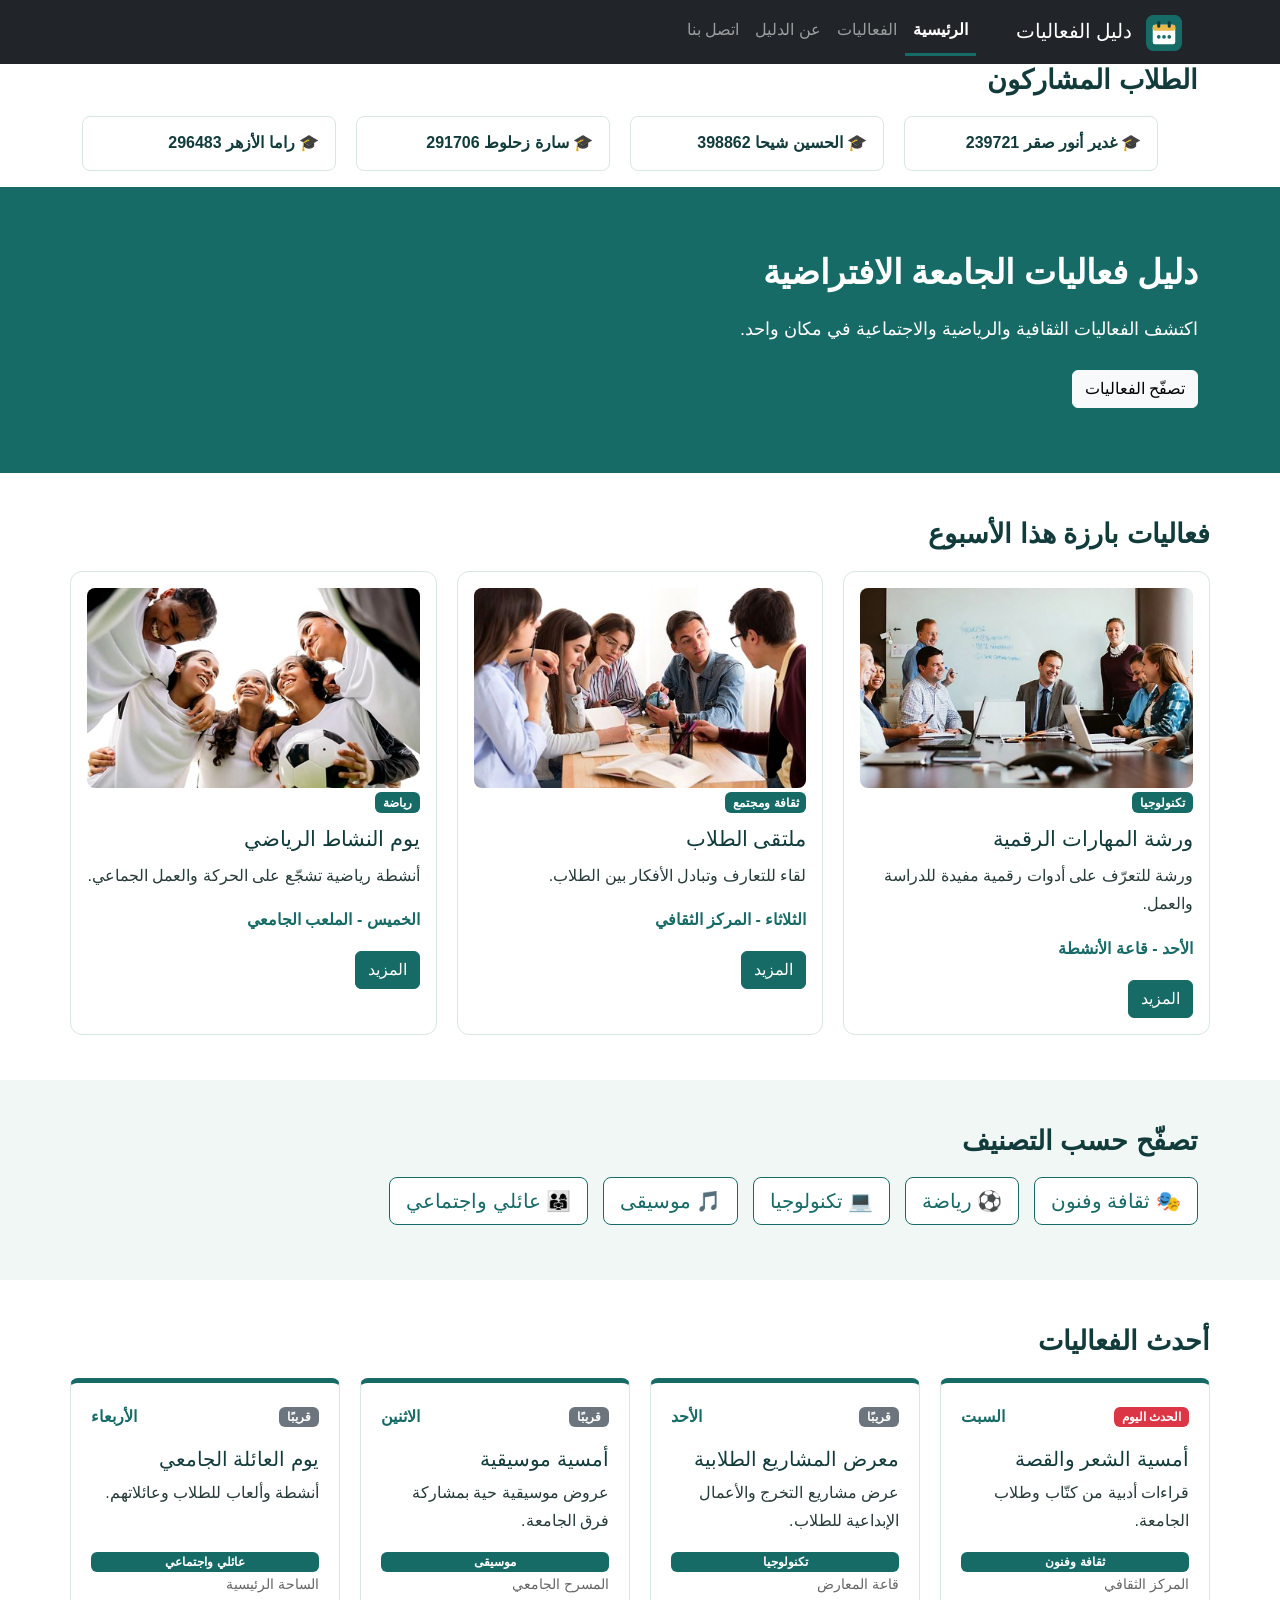
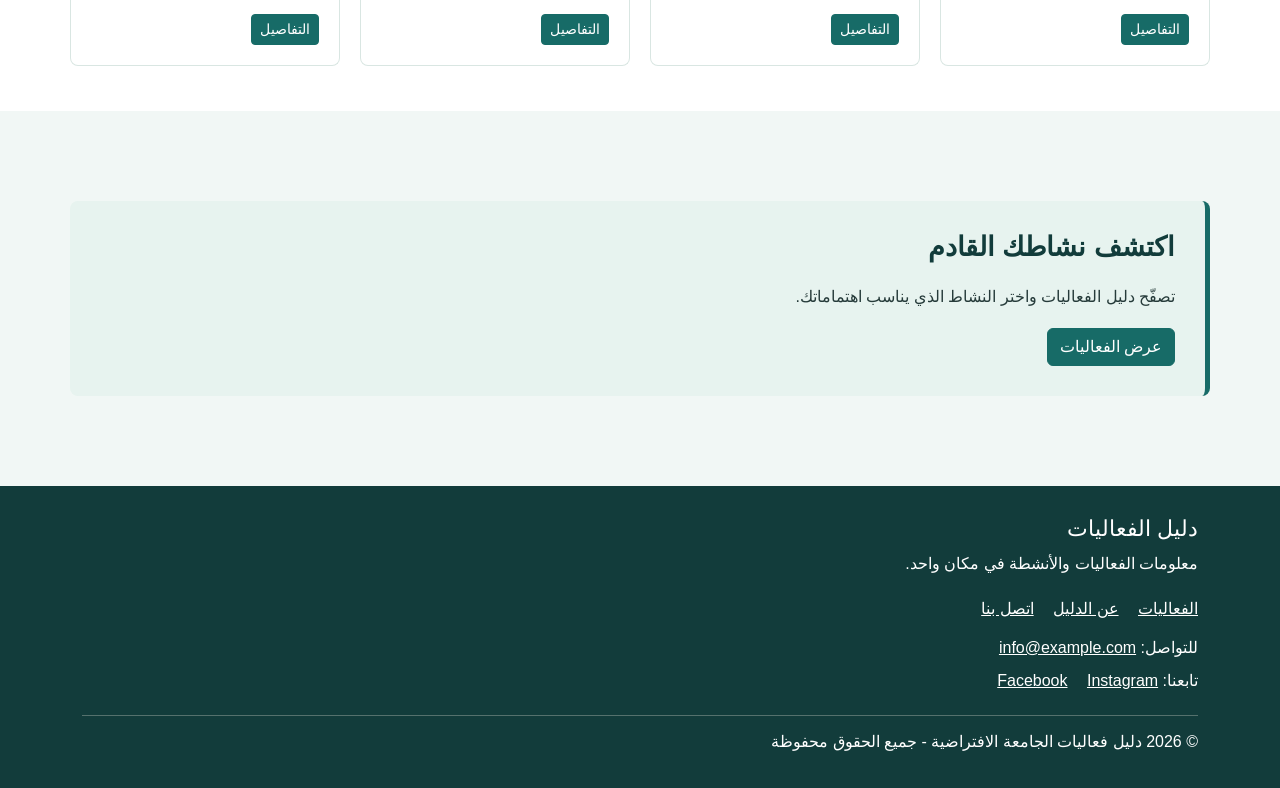
<file: daleel_project_v2_offline_bootstrap/index.html>
<!DOCTYPE html>
<html lang="ar" dir="rtl">

<head>
    <meta charset="UTF-8">
    <meta name="viewport" content="width=device-width, initial-scale=1.0">
    <title>دليل فعاليات الجامعة الافتراضية</title>
    <link rel="stylesheet" href="assets/css/bootstrap.min.css">
    <link rel="stylesheet" href="assets/css/bootstrap-rtl-adjustments.css">
    <link rel="stylesheet" href="assets/css/styles.css">
</head>

<body>
    <!-- رأس الصفحة -->
    <header>
        <nav class="navbar navbar-expand-lg navbar-dark bg-dark">
            <div class="container">
                <a class="navbar-brand" href="index.html"><img src="assets/img/logo.svg" alt="شعار دليل الفعاليات"
                        width="36" height="36" class="logo-img"> دليل الفعاليات</a>
                <button class="navbar-toggler" type="button" data-bs-toggle="collapse" data-bs-target="#menu">
                    <span class="navbar-toggler-icon"></span>
                </button>

                <div class="collapse navbar-collapse" id="menu">

                    <ul class="navbar-nav me-auto">
                        <li class="nav-item"><a class="nav-link active" href="index.html">الرئيسية</a></li>
                        <li class="nav-item"><a class="nav-link" href="events.html">الفعاليات</a></li>
                        <li class="nav-item"><a class="nav-link" href="about.html">عن الدليل</a></li>
                        <li class="nav-item"><a class="nav-link" href="contact.html">اتصل بنا</a></li>
                    </ul>
                </div>

            </div>
        </nav>
    </header>
    <section>
        <div class="container">
            <h2>الطلاب المشاركون</h2>
            <ul class="participants-list list-unstyled">
                <li class="participant-card"><span class="participant-name">غدير أنور صقر 239721</span></li>
                <li class="participant-card"><span class="participant-name">الحسين شيحا 398862</span></li>
                <li class="participant-card"><span class="participant-name">سارة زحلوط 291706</span></li>
                <li class="participant-card"><span class="participant-name">راما الأزهر 296483</span></li>
            </ul>
        </div>
    </section>
    <!-- المحتوى الرئيسي -->
    <main>
        <section class="main-banner">
            <div class="container">
                <h1>دليل فعاليات الجامعة الافتراضية</h1>
                <p>اكتشف الفعاليات الثقافية والرياضية والاجتماعية في مكان واحد.</p>
                <a href="events.html" class="btn btn-light">تصفّح الفعاليات</a>
            </div>
        </section>

        <section class="container section-space">
            <h2>فعاليات بارزة هذا الأسبوع</h2>
            <div class="featured-events">
                <article class="featured-card">
                    <img src="assets/img/event-digital.jpg" class="featured-img"
                        alt="مجموعة تعمل على أجهزة حاسوب في ورشة المهارات الرقمية">
                    <div class="featured-content">
                        <span class="badge bg-success">تكنولوجيا</span>
                        <h3>ورشة المهارات الرقمية</h3>
                        <p>ورشة للتعرّف على أدوات رقمية مفيدة للدراسة والعمل.</p>
                        <p class="featured-when">الأحد - قاعة الأنشطة</p>
                        <a href="event.html?id=5" class="btn btn-primary">المزيد</a>
                    </div>
                </article>
                <article class="featured-card">
                    <img src="assets/img/event-students.jpg" class="featured-img"
                        alt="طلاب يتناقشون حول طاولة في ملتقى الطلاب">
                    <div class="featured-content">
                        <span class="badge bg-success">ثقافة ومجتمع</span>
                        <h3>ملتقى الطلاب</h3>
                        <p>لقاء للتعارف وتبادل الأفكار بين الطلاب.</p>
                        <p class="featured-when">الثلاثاء - المركز الثقافي</p>
                        <a href="event.html?id=6" class="btn btn-primary">المزيد</a>
                    </div>
                </article>
                <article class="featured-card">
                    <img src="assets/img/event-sport.jpg" class="featured-img" alt="فريق رياضي يتجمع حول كرة قدم">
                    <div class="featured-content">
                        <span class="badge bg-success">رياضة</span>
                        <h3>يوم النشاط الرياضي</h3>
                        <p>أنشطة رياضية تشجّع على الحركة والعمل الجماعي.</p>
                        <p class="featured-when">الخميس - الملعب الجامعي</p>
                        <a href="event.html?id=7" class="btn btn-primary">المزيد</a>
                    </div>
                </article>
            </div>
        </section>

        <section class="category-area section-space">
            <div class="container">
                <h2>تصفّح حسب التصنيف</h2>
                <div class="category-list">
                    <a href="events.html?cat=culture" class="btn btn-outline-success btn-lg">🎭 ثقافة وفنون</a>
                    <a href="events.html?cat=sport" class="btn btn-outline-success btn-lg">⚽ رياضة</a>
                    <a href="events.html?cat=tech" class="btn btn-outline-success btn-lg">💻 تكنولوجيا</a>
                    <a href="events.html?cat=music" class="btn btn-outline-success btn-lg">🎵 موسيقى</a>
                    <a href="events.html?cat=family" class="btn btn-outline-success btn-lg">👨‍👩‍👧 عائلي واجتماعي</a>
                </div>
            </div>
        </section>

        <section class="container section-space">
            <h2>أحدث الفعاليات</h2>
            <div class="latest-grid">
                <div class="latest-card">
                    <div class="latest-date">
                        <span class="badge bg-danger">الحدث اليوم</span>
                        <p class="latest-day">السبت</p>
                    </div>
                    <h3>أمسية الشعر والقصة</h3>
                    <p>قراءات أدبية من كتّاب وطلاب الجامعة.</p>
                    <span class="badge bg-success">ثقافة وفنون</span>
                    <p class="latest-place">المركز الثقافي</p>
                    <a href="event.html?id=1" class="btn btn-primary btn-sm">التفاصيل</a>
                </div>
                <div class="latest-card">
                    <div class="latest-date">
                        <span class="badge bg-secondary">قريبًا</span>
                        <p class="latest-day">الأحد</p>
                    </div>
                    <h3>معرض المشاريع الطلابية</h3>
                    <p>عرض مشاريع التخرج والأعمال الإبداعية للطلاب.</p>
                    <span class="badge bg-success">تكنولوجيا</span>
                    <p class="latest-place">قاعة المعارض</p>
                    <a href="event.html?id=2" class="btn btn-primary btn-sm">التفاصيل</a>
                </div>
                <div class="latest-card">
                    <div class="latest-date">
                        <span class="badge bg-secondary">قريبًا</span>
                        <p class="latest-day">الاثنين</p>
                    </div>
                    <h3>أمسية موسيقية</h3>
                    <p>عروض موسيقية حية بمشاركة فرق الجامعة.</p>
                    <span class="badge bg-success">موسيقى</span>
                    <p class="latest-place">المسرح الجامعي</p>
                    <a href="event.html?id=3" class="btn btn-primary btn-sm">التفاصيل</a>
                </div>
                <div class="latest-card">
                    <div class="latest-date">
                        <span class="badge bg-secondary">قريبًا</span>
                        <p class="latest-day">الأربعاء</p>
                    </div>
                    <h3>يوم العائلة الجامعي</h3>
                    <p>أنشطة وألعاب للطلاب وعائلاتهم.</p>
                    <span class="badge bg-success">عائلي واجتماعي</span>
                    <p class="latest-place">الساحة الرئيسية</p>
                    <a href="event.html?id=4" class="btn btn-primary btn-sm">التفاصيل</a>
                </div>
            </div>
        </section>

        <!-- الطلاب المشاركون -->
        <section class="category-area section-space" id="participants">


            <section class="container section-space">
                <div class="notice-box">
                    <h2>اكتشف نشاطك القادم</h2>
                    <p>تصفّح دليل الفعاليات واختر النشاط الذي يناسب اهتماماتك.</p>
                    <a href="events.html" class="btn btn-primary">عرض الفعاليات</a>
                </div>
            </section>
    </main>

    <!-- تذييل الصفحة -->
    <footer class="site-footer">
        <div class="container">
            <h3>دليل الفعاليات</h3>
            <p>معلومات الفعاليات والأنشطة في مكان واحد.</p>
            <div class="footer-links">
                <a href="events.html">الفعاليات</a>
                <a href="about.html">عن الدليل</a>
                <a href="contact.html">اتصل بنا</a>
            </div>
            <div class="footer-contact">
                <p>للتواصل: <a href="mailto:info@example.com">info@example.com</a></p>
                <p>تابعنا: <a href="https://www.facebook.com/">Facebook</a> <a
                        href="https://www.instagram.com/">Instagram</a></p>
            </div>
            <p class="copyright">© 2026 دليل فعاليات الجامعة الافتراضية - جميع الحقوق محفوظة</p>
        </div>
    </footer>

    <script src="assets/js/bootstrap.bundle.min.js"></script>
    <script type="text/javascript" src="assets/js/main.js"></script>
</body>

</html>
</file>
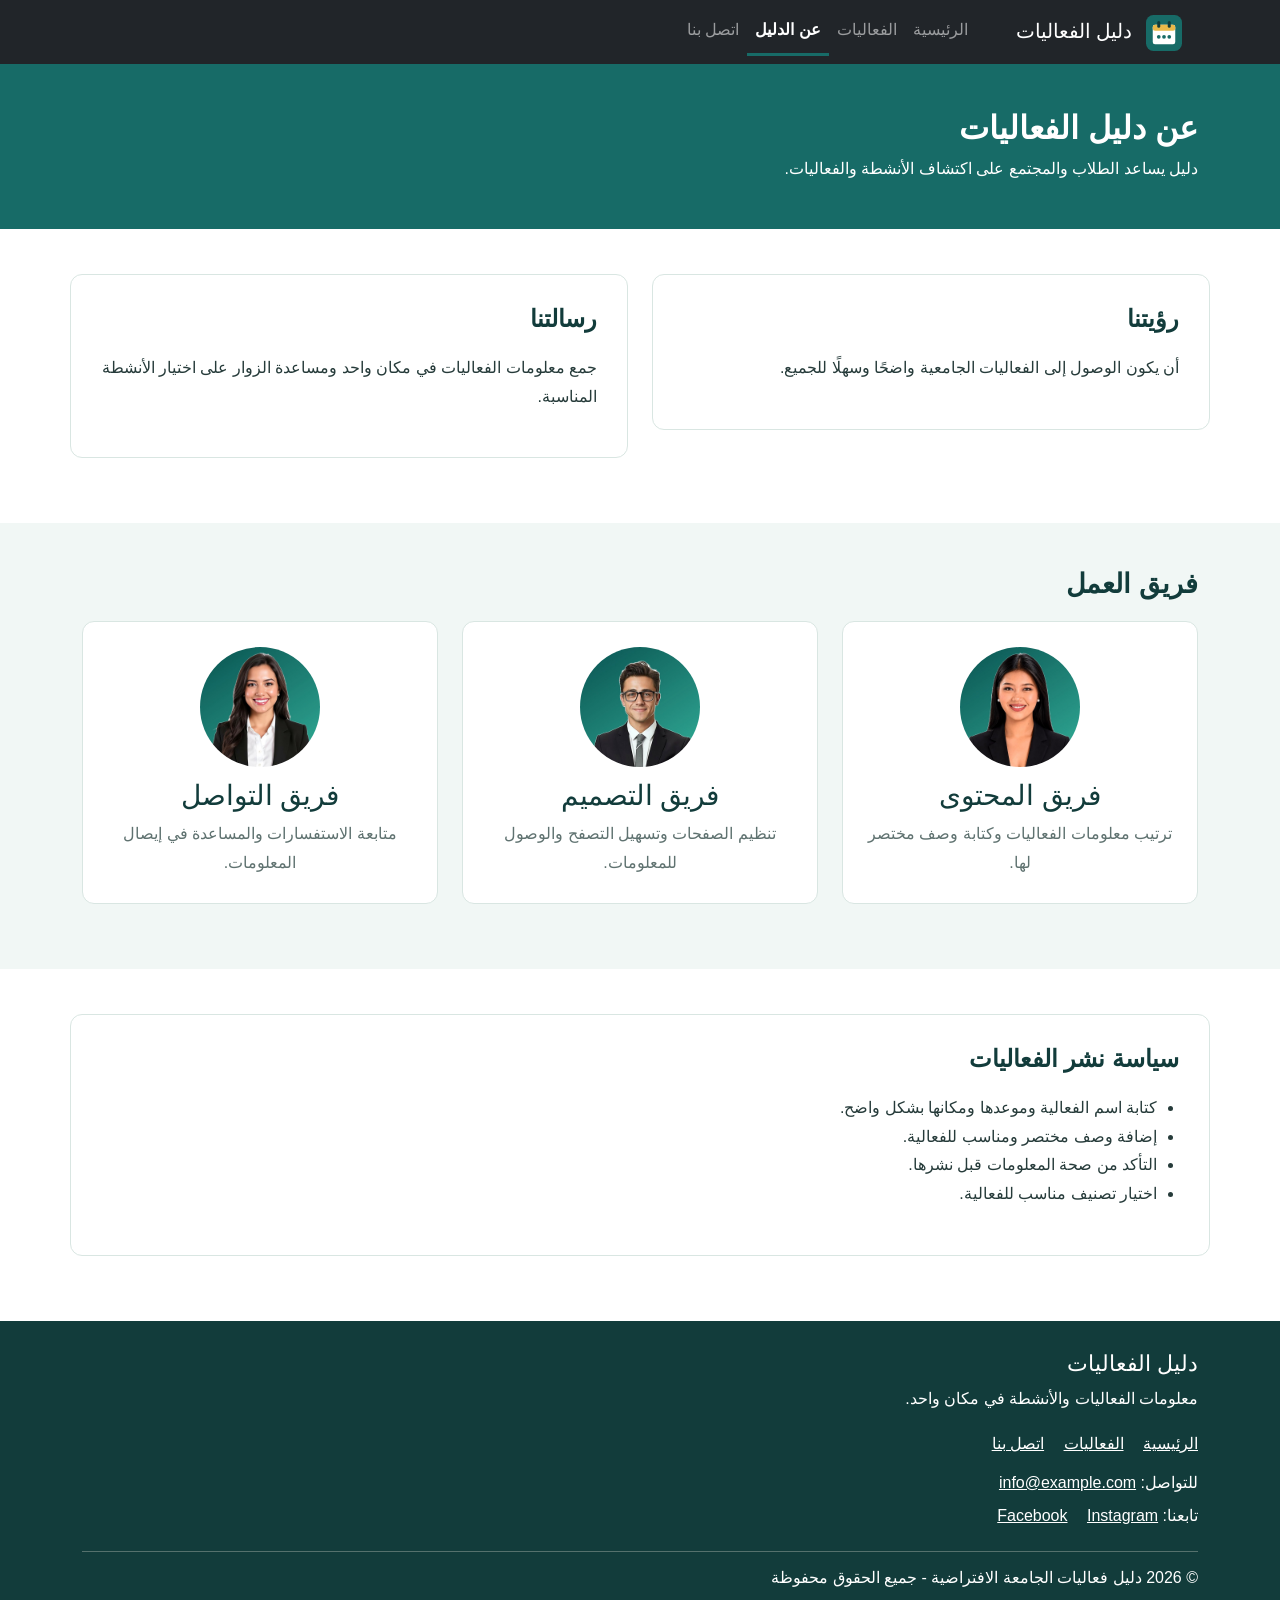
<file: daleel_project_v2_offline_bootstrap/about.html>
<!DOCTYPE html>
<html lang="ar" dir="rtl">

<head>
    <meta charset="UTF-8">
    <meta name="viewport" content="width=device-width, initial-scale=1.0">
    <title>عن الدليل</title>
    <link rel="stylesheet" href="assets/css/bootstrap.min.css">
    <link rel="stylesheet" href="assets/css/bootstrap-rtl-adjustments.css">
    <link rel="stylesheet" href="assets/css/styles.css">
</head>

<body>
    <header>
        <nav class="navbar navbar-expand-lg navbar-dark bg-dark">
            <div class="container">
                <a class="navbar-brand" href="index.html"><img src="assets/img/logo.svg" alt="شعار دليل الفعاليات"
                        width="36" height="36" class="logo-img"> دليل الفعاليات</a>
                <button class="navbar-toggler" type="button" data-bs-toggle="collapse" data-bs-target="#menu">
                    <span class="navbar-toggler-icon"></span>
                </button>
                <div class="collapse navbar-collapse" id="menu">
                    <ul class="navbar-nav me-auto">
                        <li class="nav-item"><a class="nav-link" href="index.html">الرئيسية</a></li>
                        <li class="nav-item"><a class="nav-link" href="events.html">الفعاليات</a></li>
                        <li class="nav-item"><a class="nav-link active" href="about.html">عن الدليل</a></li>
                        <li class="nav-item"><a class="nav-link" href="contact.html">اتصل بنا</a></li>
                    </ul>
                </div>
            </div>
        </nav>
    </header>

    <main>
        <section class="page-banner">
            <div class="container">
                <h1>عن دليل الفعاليات</h1>
                <p>دليل يساعد الطلاب والمجتمع على اكتشاف الأنشطة والفعاليات.</p>
            </div>
        </section>

        <section class="container section-space">
            <div class="row">
                <div class="col-md-6">
                    <div class="info-box">
                        <h2>رؤيتنا</h2>
                        <p>أن يكون الوصول إلى الفعاليات الجامعية واضحًا وسهلًا للجميع.</p>
                    </div>
                </div>
                <div class="col-md-6">
                    <div class="info-box">
                        <h2>رسالتنا</h2>
                        <p>جمع معلومات الفعاليات في مكان واحد ومساعدة الزوار على اختيار الأنشطة المناسبة.</p>
                    </div>
                </div>
            </div>
        </section>

        <section class="category-area section-space">
            <div class="container">
                <h2>فريق العمل</h2>
                <div class="row">
                    <div class="col-md-4">
                        <div class="team-box">
                            <img src="assets/img/content-team.jpg" alt="صورة مسؤول المحتوى">
                            <h3>فريق المحتوى</h3>
                            <p>ترتيب معلومات الفعاليات وكتابة وصف مختصر لها.</p>
                        </div>
                    </div>
                    <div class="col-md-4">
                        <div class="team-box">
                            <img src="assets/img/design-team.jpg" alt="صورة مسؤول التصميم">
                            <h3>فريق التصميم</h3>
                            <p>تنظيم الصفحات وتسهيل التصفح والوصول للمعلومات.</p>
                        </div>
                    </div>
                    <div class="col-md-4">
                        <div class="team-box">
                            <img src="assets/img/communication-team.jpg" alt="صورة مسؤول التواصل">
                            <h3>فريق التواصل</h3>
                            <p>متابعة الاستفسارات والمساعدة في إيصال المعلومات.</p>
                        </div>
                    </div>
                </div>
            </div>
        </section>

        <section class="container section-space">
            <div class="info-box">
                <h2>سياسة نشر الفعاليات</h2>
                <ul>
                    <li>كتابة اسم الفعالية وموعدها ومكانها بشكل واضح.</li>
                    <li>إضافة وصف مختصر ومناسب للفعالية.</li>
                    <li>التأكد من صحة المعلومات قبل نشرها.</li>
                    <li>اختيار تصنيف مناسب للفعالية.</li>
                </ul>
            </div>
        </section>
    </main>

    <footer class="site-footer">
        <div class="container">
            <h3>دليل الفعاليات</h3>
            <p>معلومات الفعاليات والأنشطة في مكان واحد.</p>
            <div class="footer-links">
                <a href="index.html">الرئيسية</a>
                <a href="events.html">الفعاليات</a>
                <a href="contact.html">اتصل بنا</a>
            </div>
            <div class="footer-contact">
                <p>للتواصل: <a href="mailto:info@example.com">info@example.com</a></p>
                <p>تابعنا: <a href="https://www.facebook.com/">Facebook</a> <a
                        href="https://www.instagram.com/">Instagram</a></p>
            </div>
            <p class="copyright">© 2026 دليل فعاليات الجامعة الافتراضية - جميع الحقوق محفوظة</p>
        </div>
    </footer>

    <script src="assets/js/bootstrap.bundle.min.js"></script>
    <script type="text/javascript" src="assets/js/main.js"></script>
</body>

</html>
</file>
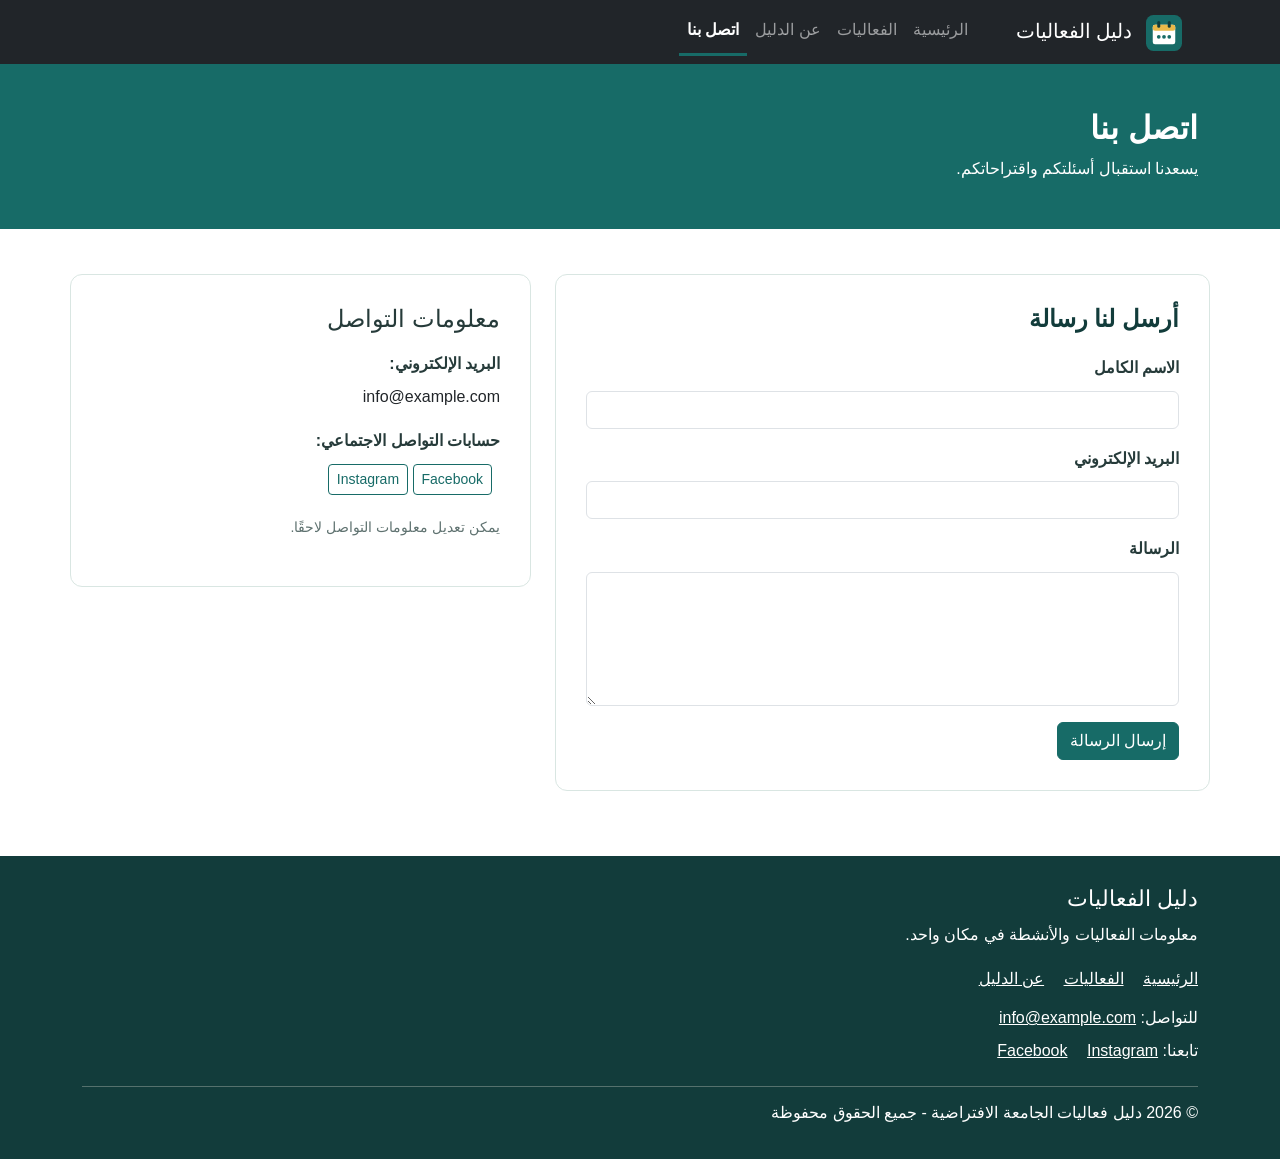
<file: daleel_project_v2_offline_bootstrap/contact.html>
<!DOCTYPE html>
<html lang="ar" dir="rtl">

<head>
    <meta charset="UTF-8">
    <meta name="viewport" content="width=device-width, initial-scale=1.0">
    <title>اتصل بنا</title>
    <link rel="stylesheet" href="assets/css/bootstrap.min.css">
    <link rel="stylesheet" href="assets/css/bootstrap-rtl-adjustments.css">
    <link rel="stylesheet" href="assets/css/styles.css">
</head>

<body>
    <header>
        <nav class="navbar navbar-expand-lg navbar-dark bg-dark">
            <div class="container">
                <a class="navbar-brand" href="index.html"><img src="assets/img/logo.svg" alt="شعار دليل الفعاليات"
                        width="36" height="36" class="logo-img"> دليل الفعاليات</a>
                <button class="navbar-toggler" type="button" data-bs-toggle="collapse" data-bs-target="#menu">
                    <span class="navbar-toggler-icon"></span>
                </button>
                <div class="collapse navbar-collapse" id="menu">
                    <ul class="navbar-nav me-auto">
                        <li class="nav-item"><a class="nav-link" href="index.html">الرئيسية</a></li>
                        <li class="nav-item"><a class="nav-link" href="events.html">الفعاليات</a></li>
                        <li class="nav-item"><a class="nav-link" href="about.html">عن الدليل</a></li>
                        <li class="nav-item"><a class="nav-link active" href="contact.html">اتصل بنا</a></li>
                    </ul>
                </div>
            </div>
        </nav>
    </header>

    <main>
        <section class="page-banner">
            <div class="container">
                <h1>اتصل بنا</h1>
                <p>يسعدنا استقبال أسئلتكم واقتراحاتكم.</p>
            </div>
        </section>

        <section class="container section-space">
            <div class="row">
                <div class="col-lg-7">
                    <div class="info-box">
                        <h2>أرسل لنا رسالة</h2>
                        <form action="" method="get" onsubmit="return checkForm();">
                            <div class="mb-3">
                                <label for="fullName" class="form-label">الاسم الكامل</label>
                                <input type="text" class="form-control" id="fullName" name="fullName">
                            </div>
                            <div class="mb-3">
                                <label for="email" class="form-label">البريد الإلكتروني</label>
                                <input type="text" class="form-control" id="email" name="email">
                            </div>
                            <div class="mb-3">
                                <label for="message" class="form-label">الرسالة</label>
                                <textarea class="form-control" id="message" name="message" rows="5"></textarea>
                            </div>
                            <input type="submit" class="btn btn-primary" value="إرسال الرسالة">
                        </form>
                        <div id="formMessage" class="alert mt-3" style="display: none;"></div>
                    </div>
                </div>
                <div class="col-lg-5">
                    <div class="info-box">
                        <h2 class="h4 mb-3">معلومات التواصل</h2>

                        <p class="mb-1"><strong>البريد الإلكتروني:</strong></p>
                        <p>
                            <a href="mailto:info@example.com"
                                class="text-decoration-none text-dark">info@example.com</a>
                        </p>
                        <p class="mb-2"><strong>حسابات التواصل الاجتماعي:</strong></p>
                        <a href="https://www.facebook.com/" target="_blank"
                            class="btn btn-outline-primary btn-sm me-2">Facebook</a>
                        <a href="https://www.instagram.com/" target="_blank"
                            class="btn btn-outline-primary btn-sm">Instagram</a>
                        <p class="small-note">يمكن تعديل معلومات التواصل لاحقًا.</p>
                    </div>
                </div>
            </div>
        </section>
    </main>

    <footer class="site-footer">
        <div class="container">
            <h3>دليل الفعاليات</h3>
            <p>معلومات الفعاليات والأنشطة في مكان واحد.</p>
            <div class="footer-links">
                <a href="index.html">الرئيسية</a>
                <a href="events.html">الفعاليات</a>
                <a href="about.html">عن الدليل</a>
            </div>
            <div class="footer-contact">
                <p>للتواصل: <a href="mailto:info@example.com">info@example.com</a></p>
                <p>تابعنا: <a href="https://www.facebook.com/">Facebook</a> <a
                        href="https://www.instagram.com/">Instagram</a></p>
            </div>
            <p class="copyright">© 2026 دليل فعاليات الجامعة الافتراضية - جميع الحقوق محفوظة</p>
        </div>
    </footer>

    <script src="assets/js/bootstrap.bundle.min.js"></script>
    <script type="text/javascript" src="assets/js/main.js"></script>
</body>

</html>
</file>
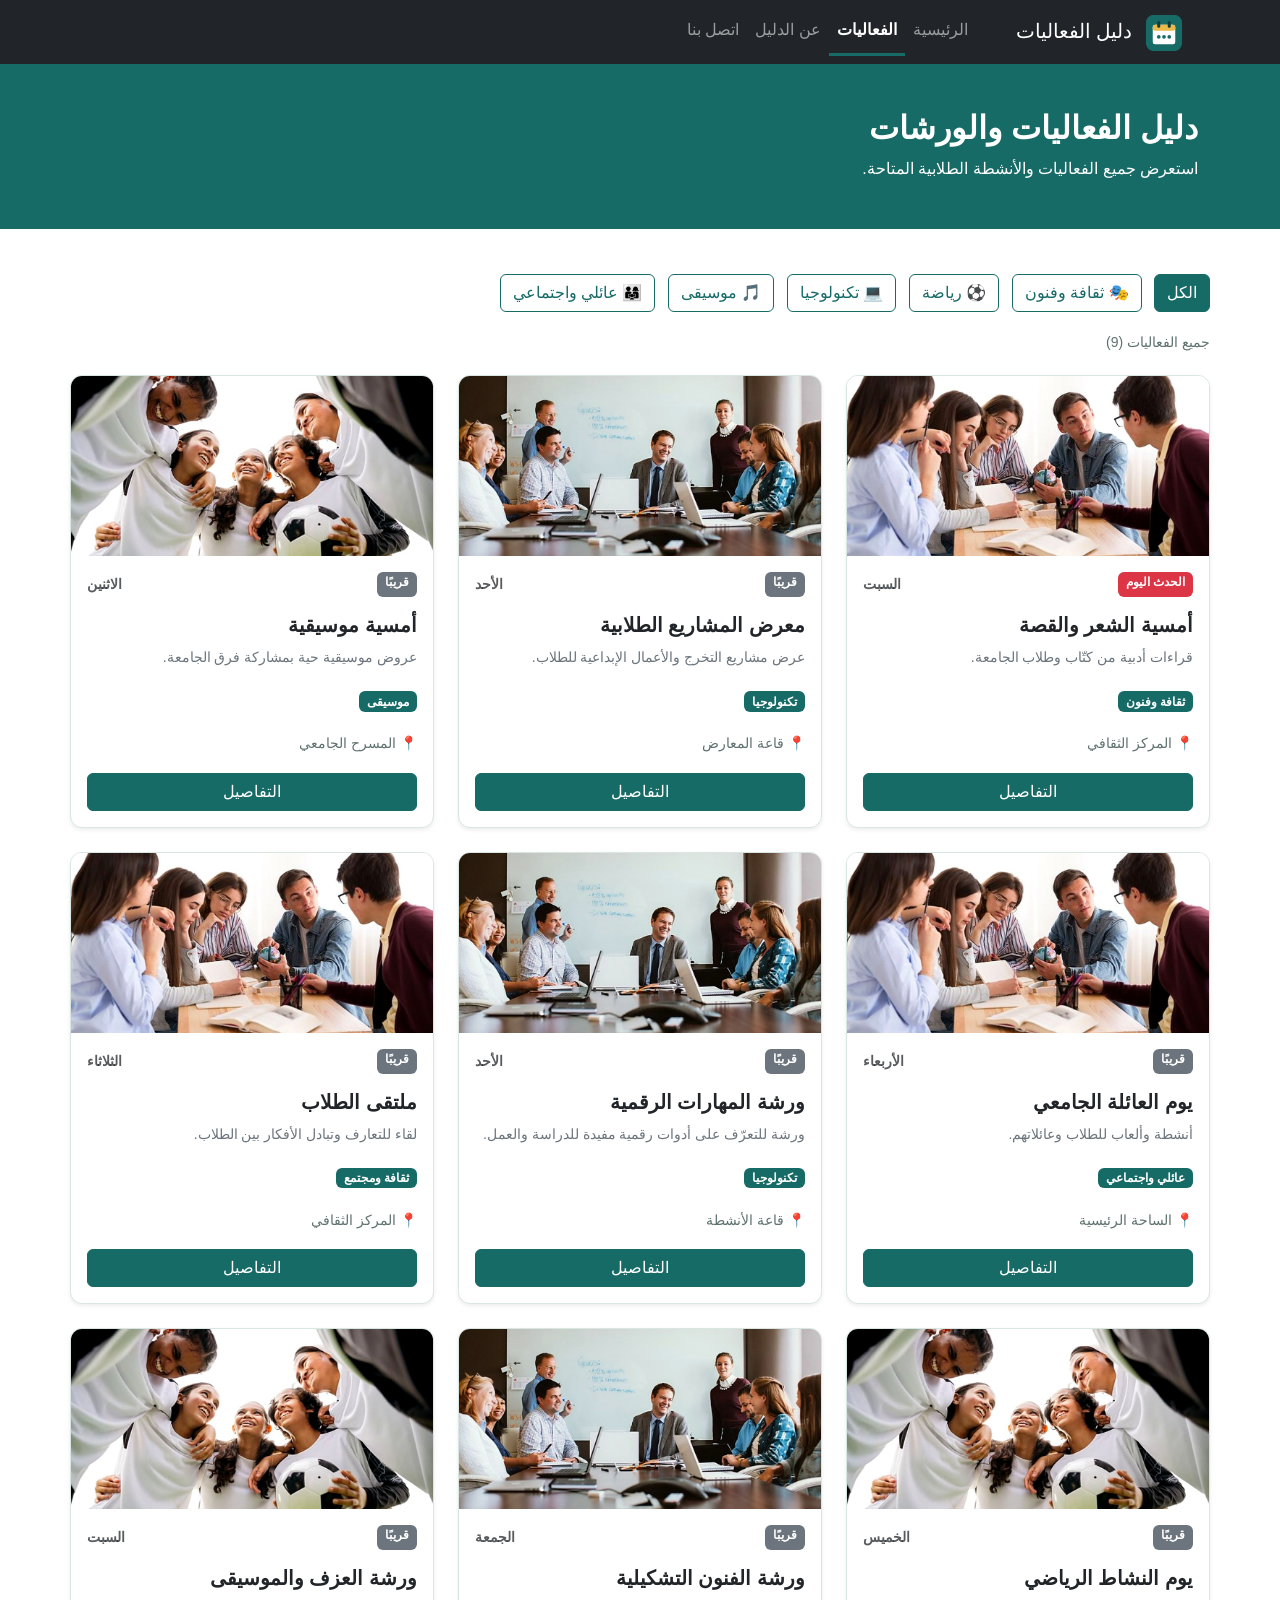
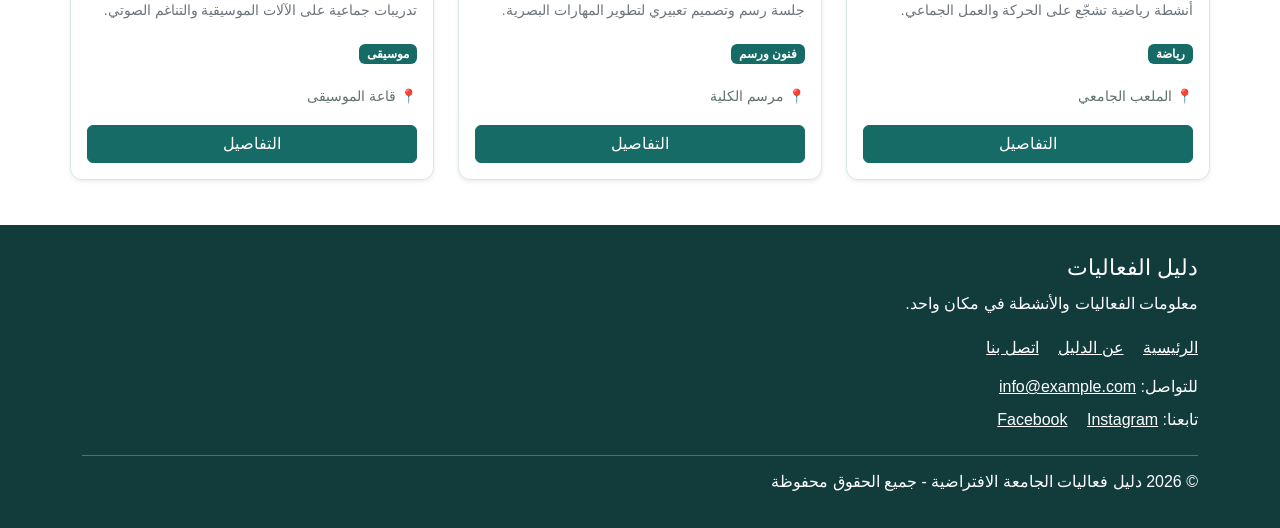
<file: daleel_project_v2_offline_bootstrap/events.html>
<!DOCTYPE html>
<html lang="ar" dir="rtl">

<head>
    <meta charset="UTF-8">
    <meta name="viewport" content="width=device-width, initial-scale=1.0">
    <title>الفعاليات - دليل فعاليات الجامعة الافتراضية</title>
    <link rel="stylesheet" href="assets/css/bootstrap.min.css">
    <link rel="stylesheet" href="assets/css/bootstrap-rtl-adjustments.css">
    <link rel="stylesheet" href="assets/css/styles.css">
</head>

<body>
    <header>
        <nav class="navbar navbar-expand-lg navbar-dark bg-dark">
            <div class="container">
                <a class="navbar-brand" href="index.html"><img src="assets/img/logo.svg" alt="شعار دليل الفعاليات"
                        width="36" height="36" class="logo-img"> دليل الفعاليات</a>
                <button class="navbar-toggler" type="button" data-bs-toggle="collapse" data-bs-target="#menu">
                    <span class="navbar-toggler-icon"></span>
                </button>
                <div class="collapse navbar-collapse" id="menu">
                    <ul class="navbar-nav me-auto">
                        <li class="nav-item"><a class="nav-link" href="index.html">الرئيسية</a></li>
                        <li class="nav-item"><a class="nav-link active" href="events.html">الفعاليات</a></li>
                        <li class="nav-item"><a class="nav-link" href="about.html">عن الدليل</a></li>
                        <li class="nav-item"><a class="nav-link" href="contact.html">اتصل بنا</a></li>
                    </ul>
                </div>
            </div>
        </nav>
    </header>

    <main>
        <section class="page-banner">
            <div class="container">
                <h1>دليل الفعاليات والورشات</h1>
                <p>استعرض جميع الفعاليات والأنشطة الطلابية المتاحة.</p>
            </div>
        </section>

        <section class="container section-space">
            <!-- فلتر التصنيفات -->
            <div class="event-filters" id="eventFilters">
                <button type="button" class="btn btn-outline-success active" data-filter="all">الكل</button>
                <button type="button" class="btn btn-outline-success" data-filter="culture">🎭 ثقافة وفنون</button>
                <button type="button" class="btn btn-outline-success" data-filter="sport">⚽ رياضة</button>
                <button type="button" class="btn btn-outline-success" data-filter="tech">💻 تكنولوجيا</button>
                <button type="button" class="btn btn-outline-success" data-filter="music">🎵 موسيقى</button>
                <button type="button" class="btn btn-outline-success" data-filter="family">👨‍👩‍👧 عائلي
                    واجتماعي</button>
            </div>
            <p class="result-count" id="resultCount"></p>

            <div class="info-box text-center" id="noResults" style="display: none;">
                <p class="mb-0">لا توجد فعاليات في هذا التصنيف حاليًا.</p>
            </div>

            <div class="row g-4" id="eventsGrid">

                <div class="col-12 col-md-6 col-lg-4" data-category="culture">
                    <article class="card event-card shadow-sm">
                        <img src="assets/img/event-students.jpg" class="event-card-img" alt="أمسية الشعر والقصة">
                        <div class="card-body d-flex flex-column">
                            <div class="d-flex justify-content-between mb-3">
                                <span class="badge bg-danger">الحدث اليوم</span>
                                <small class="fw-bold text-muted">السبت</small>
                            </div>
                            <h2 class="event-title h5 fw-bold">أمسية الشعر والقصة</h2>
                            <p class="event-description text-secondary small">قراءات أدبية من كتّاب وطلاب الجامعة.</p>
                            <div class="mb-3"><span class="badge bg-success">ثقافة وفنون</span></div>
                            <p class="event-location small">📍 المركز الثقافي</p>
                            <a href="event.html?id=1" class="btn btn-primary w-100 mt-auto">التفاصيل</a>
                        </div>
                    </article>
                </div>

                <div class="col-12 col-md-6 col-lg-4" data-category="tech">
                    <article class="card event-card shadow-sm">
                        <img src="assets/img/event-digital.jpg" class="event-card-img" alt="معرض المشاريع الطلابية">
                        <div class="card-body d-flex flex-column">
                            <div class="d-flex justify-content-between mb-3">
                                <span class="badge bg-secondary">قريبًا</span>
                                <small class="fw-bold text-muted">الأحد</small>
                            </div>
                            <h2 class="event-title h5 fw-bold">معرض المشاريع الطلابية</h2>
                            <p class="event-description text-secondary small">عرض مشاريع التخرج والأعمال الإبداعية
                                للطلاب.</p>
                            <div class="mb-3"><span class="badge bg-success">تكنولوجيا</span></div>
                            <p class="event-location small">📍 قاعة المعارض</p>
                            <a href="event.html?id=2" class="btn btn-primary w-100 mt-auto">التفاصيل</a>
                        </div>
                    </article>
                </div>

                <div class="col-12 col-md-6 col-lg-4" data-category="music">
                    <article class="card event-card shadow-sm">
                        <img src="assets/img/event-sport.jpg" class="event-card-img" alt="أمسية موسيقية">
                        <div class="card-body d-flex flex-column">
                            <div class="d-flex justify-content-between mb-3">
                                <span class="badge bg-secondary">قريبًا</span>
                                <small class="fw-bold text-muted">الاثنين</small>
                            </div>
                            <h2 class="event-title h5 fw-bold">أمسية موسيقية</h2>
                            <p class="event-description text-secondary small">عروض موسيقية حية بمشاركة فرق الجامعة.</p>
                            <div class="mb-3"><span class="badge bg-success">موسيقى</span></div>
                            <p class="event-location small">📍 المسرح الجامعي</p>
                            <a href="event.html?id=3" class="btn btn-primary w-100 mt-auto">التفاصيل</a>
                        </div>
                    </article>
                </div>

                <div class="col-12 col-md-6 col-lg-4" data-category="family">
                    <article class="card event-card shadow-sm">
                        <img src="assets/img/event-students.jpg" class="event-card-img" alt="يوم العائلة الجامعي">
                        <div class="card-body d-flex flex-column">
                            <div class="d-flex justify-content-between mb-3">
                                <span class="badge bg-secondary">قريبًا</span>
                                <small class="fw-bold text-muted">الأربعاء</small>
                            </div>
                            <h2 class="event-title h5 fw-bold">يوم العائلة الجامعي</h2>
                            <p class="event-description text-secondary small">أنشطة وألعاب للطلاب وعائلاتهم.</p>
                            <div class="mb-3"><span class="badge bg-success">عائلي واجتماعي</span></div>
                            <p class="event-location small">📍 الساحة الرئيسية</p>
                            <a href="event.html?id=4" class="btn btn-primary w-100 mt-auto">التفاصيل</a>
                        </div>
                    </article>
                </div>

                <div class="col-12 col-md-6 col-lg-4" data-category="tech">
                    <article class="card event-card shadow-sm">
                        <img src="assets/img/event-digital.jpg" class="event-card-img" alt="ورشة المهارات الرقمية">
                        <div class="card-body d-flex flex-column">
                            <div class="d-flex justify-content-between mb-3">
                                <span class="badge bg-secondary">قريبًا</span>
                                <small class="fw-bold text-muted">الأحد</small>
                            </div>
                            <h2 class="event-title h5 fw-bold">ورشة المهارات الرقمية</h2>
                            <p class="event-description text-secondary small">ورشة للتعرّف على أدوات رقمية مفيدة للدراسة
                                والعمل.</p>
                            <div class="mb-3"><span class="badge bg-success">تكنولوجيا</span></div>
                            <p class="event-location small">📍 قاعة الأنشطة</p>
                            <a href="event.html?id=5" class="btn btn-primary w-100 mt-auto">التفاصيل</a>
                        </div>
                    </article>
                </div>

                <div class="col-12 col-md-6 col-lg-4" data-category="culture">
                    <article class="card event-card shadow-sm">
                        <img src="assets/img/event-students.jpg" class="event-card-img" alt="ملتقى الطلاب">
                        <div class="card-body d-flex flex-column">
                            <div class="d-flex justify-content-between mb-3">
                                <span class="badge bg-secondary">قريبًا</span>
                                <small class="fw-bold text-muted">الثلاثاء</small>
                            </div>
                            <h2 class="event-title h5 fw-bold">ملتقى الطلاب</h2>
                            <p class="event-description text-secondary small">لقاء للتعارف وتبادل الأفكار بين الطلاب.
                            </p>
                            <div class="mb-3"><span class="badge bg-success">ثقافة ومجتمع</span></div>
                            <p class="event-location small">📍 المركز الثقافي</p>
                            <a href="event.html?id=6" class="btn btn-primary w-100 mt-auto">التفاصيل</a>
                        </div>
                    </article>
                </div>

                <div class="col-12 col-md-6 col-lg-4" data-category="sport">
                    <article class="card event-card shadow-sm">
                        <img src="assets/img/event-sport.jpg" class="event-card-img" alt="يوم النشاط الرياضي">
                        <div class="card-body d-flex flex-column">
                            <div class="d-flex justify-content-between mb-3">
                                <span class="badge bg-secondary">قريبًا</span>
                                <small class="fw-bold text-muted">الخميس</small>
                            </div>
                            <h2 class="event-title h5 fw-bold">يوم النشاط الرياضي</h2>
                            <p class="event-description text-secondary small">أنشطة رياضية تشجّع على الحركة والعمل
                                الجماعي.</p>
                            <div class="mb-3"><span class="badge bg-success">رياضة</span></div>
                            <p class="event-location small">📍 الملعب الجامعي</p>
                            <a href="event.html?id=7" class="btn btn-primary w-100 mt-auto">التفاصيل</a>
                        </div>
                    </article>
                </div>

                <div class="col-12 col-md-6 col-lg-4" data-category="culture">
                    <article class="card event-card shadow-sm">
                        <img src="assets/img/event-digital.jpg" class="event-card-img" alt="ورشة الفنون التشكيلية">
                        <div class="card-body d-flex flex-column">
                            <div class="d-flex justify-content-between mb-3">
                                <span class="badge bg-secondary">قريبًا</span>
                                <small class="fw-bold text-muted">الجمعة</small>
                            </div>
                            <h2 class="event-title h5 fw-bold">ورشة الفنون التشكيلية</h2>
                            <p class="event-description text-secondary small">جلسة رسم وتصميم تعبيري لتطوير المهارات
                                البصرية.</p>
                            <div class="mb-3"><span class="badge bg-success">فنون ورسم</span></div>
                            <p class="event-location small">📍 مرسم الكلية</p>
                            <a href="event.html?id=8" class="btn btn-primary w-100 mt-auto">التفاصيل</a>
                        </div>
                    </article>
                </div>

                <div class="col-12 col-md-6 col-lg-4" data-category="music">
                    <article class="card event-card shadow-sm">
                        <img src="assets/img/event-sport.jpg" class="event-card-img" alt="ورشة العزف والموسيقى">
                        <div class="card-body d-flex flex-column">
                            <div class="d-flex justify-content-between mb-3">
                                <span class="badge bg-secondary">قريبًا</span>
                                <small class="fw-bold text-muted">السبت</small>
                            </div>
                            <h2 class="event-title h5 fw-bold">ورشة العزف والموسيقى</h2>
                            <p class="event-description text-secondary small">تدريبات جماعية على الآلات الموسيقية
                                والتناغم الصوتي.</p>
                            <div class="mb-3"><span class="badge bg-success">موسيقى</span></div>
                            <p class="event-location small">📍 قاعة الموسيقى</p>
                            <a href="event.html?id=9" class="btn btn-primary w-100 mt-auto">التفاصيل</a>
                        </div>
                    </article>
                </div>

            </div>
        </section>
    </main>

    <footer class="site-footer">
        <div class="container">
            <h3>دليل الفعاليات</h3>
            <p>معلومات الفعاليات والأنشطة في مكان واحد.</p>
            <div class="footer-links">
                <a href="index.html">الرئيسية</a>
                <a href="about.html">عن الدليل</a>
                <a href="contact.html">اتصل بنا</a>
            </div>
            <div class="footer-contact">
                <p>للتواصل: <a href="mailto:info@example.com">info@example.com</a></p>
                <p>تابعنا: <a href="https://www.facebook.com/">Facebook</a> <a
                        href="https://www.instagram.com/">Instagram</a></p>
            </div>
            <p class="copyright">© 2026 دليل فعاليات الجامعة الافتراضية - جميع الحقوق محفوظة</p>
        </div>
    </footer>

    <script src="assets/js/bootstrap.bundle.min.js"></script>
    <script type="text/javascript" src="assets/js/main.js"></script>
</body>

</html>
</file>
<file: daleel_project_v2_offline_bootstrap/assets/css/styles.css>
/* تنسيقات دليل فعاليات الجامعة الافتراضية */

* {
    box-sizing: border-box;
}

body {
    font-family: "Cairo", "Tajawal", Tahoma, Arial, sans-serif;
    color: #263b3a;
    background-color: #ffffff;
    line-height: 1.8;
}

h2 {
    color: #123c3b;
    font-size: 27px;
    font-weight: bold;
    margin-bottom: 20px;
}

h3 {
    color: #123c3b;
}

.section-space {
    padding: 45px 0;
}

/* شريط التنقل */
.navbar-brand {
    white-space: nowrap;
}

.logo-img {
    margin-left: 8px;
    vertical-align: middle;
}

.navbar .nav-link.active {
    font-weight: bold;
    border-bottom: 3px solid #176b67;
}

/* ألوان الأزرار والشارات */
.btn-primary {
    background-color: #176b67;
    border-color: #176b67;
}

.btn-primary:hover {
    background-color: #123c3b;
    border-color: #123c3b;
}

.btn-outline-success,
.btn-outline-primary {
    color: #176b67;
    border-color: #176b67;
    background-color: #ffffff;
}

.btn-outline-success:hover,
.btn-outline-success.active,
.btn-outline-primary:hover {
    color: #ffffff;
    background-color: #176b67;
    border-color: #176b67;
}

.badge.bg-success {
    background-color: #176b67 !important;
}

/* البانر الرئيسي وبانر الصفحات الداخلية */
.main-banner {
    background-color: #176b67;
    color: #ffffff;
    padding: 65px 0;
}

.main-banner h1 {
    font-size: 34px;
    font-weight: bold;
    margin-bottom: 20px;
}

.main-banner p {
    font-size: 18px;
    margin-bottom: 25px;
}

.page-banner {
    background-color: #176b67;
    color: #ffffff;
    padding: 45px 0;
}

.page-banner h1 {
    font-size: 32px;
    font-weight: bold;
}

.page-banner p {
    margin-bottom: 0;
}

.page-banner .breadcrumb a {
    color: #ffffff;
}

.page-banner .breadcrumb-item.active,
.page-banner .breadcrumb-item+.breadcrumb-item::before {
    color: #e0eeea;
}

/* الفعاليات البارزة */
.featured-events {
    display: grid;
    grid-template-columns: 1fr;
    gap: 20px;
}

.featured-card {
    background-color: #ffffff;
    border: 1px solid #d9e6e2;
    border-radius: 12px;
    padding: 16px;
}

.featured-card:hover {
    box-shadow: 0 5px 15px rgba(18, 60, 59, 0.15);
}

.featured-img {
    width: 100%;
    height: 200px;
    object-fit: cover;
    border-radius: 8px;
}

.featured-content h3 {
    font-size: 21px;
    margin: 10px 0;
}

.featured-when {
    color: #176b67;
    font-weight: bold;
}

/* التصنيفات */
.category-area {
    background-color: #f1f7f5;
}

.category-list .btn {
    margin-left: 10px;
    margin-bottom: 10px;
}

/* أحدث الفعاليات + الطلاب المشاركون */
.latest-grid,
.participants-list {
    display: grid;
    grid-template-columns: repeat(4, 1fr);
    gap: 20px;
}

.latest-card {
    position: relative;
    display: flex;
    flex-direction: column;
    background-color: #ffffff;
    border: 1px solid #d9e6e2;
    border-top: 5px solid #176b67;
    border-radius: 8px;
    padding: 20px;
}

.latest-card:hover {
    box-shadow: 0 5px 15px rgba(18, 60, 59, 0.15);
}

.latest-date {
    display: flex;
    justify-content: space-between;
    align-items: center;
}

.latest-day {
    color: #176b67;
    font-weight: bold;
    margin: 0;
}

.latest-card h3 {
    font-size: 20px;
    margin-top: 15px;
}

.latest-card>p {
    flex-grow: 1;
}

.latest-card>p.latest-place {
    flex-grow: 0;
    color: #666666;
    font-size: 14px;
}

.latest-card .btn {
    align-self: flex-start;
    margin-top: auto;
}

.section-lead {
    color: #5f7270;
}

.participant-card {
    background-color: #ffffff;
    border: 1px solid #d9e6e2;
    border-radius: 8px;
    padding: 12px 16px;
}

.participant-card::before {
    content: "🎓 ";
}

.participant-name {
    color: #123c3b;
    font-weight: bold;
}

/* صندوق التنبيه */
.notice-box {
    background-color: #e7f3ef;
    border-right: 5px solid #176b67;
    border-radius: 8px;
    padding: 30px;
}

/* صفحة عن الدليل واتصل بنا */
.info-box {
    background-color: #ffffff;
    border: 1px solid #d9e6e2;
    border-radius: 12px;
    padding: 30px;
    margin-bottom: 20px;
}

.info-box h2 {
    font-size: 24px;
}

.info-box ul {
    padding-right: 22px;
}

.team-box {
    text-align: center;
    background-color: #ffffff;
    border: 1px solid #d9e6e2;
    border-radius: 12px;
    padding: 25px 20px;
    margin-bottom: 20px;
}

.team-box img {
    width: 120px;
    height: 120px;
    object-fit: cover;
    border-radius: 50%;
    margin-bottom: 12px;
}

.team-box p {
    color: #5f7270;
    margin-bottom: 0;
}

.form-label {
    font-weight: bold;
}

.form-control:focus {
    border-color: #176b67;
    box-shadow: 0 0 0 3px rgba(23, 107, 103, 0.2);
}

.small-note {
    color: #5f7270;
    font-size: 14px;
    margin-top: 20px;
}

/* صفحة الفعاليات */
.event-filters {
    margin-bottom: 10px;
}

.event-filters .btn {
    margin-left: 8px;
    margin-bottom: 8px;
}

.result-count {
    color: #5f7270;
    font-size: 14px;
    margin-bottom: 20px;
}

.event-card {
    height: 100%;
    overflow: hidden;
    border: 1px solid #d9e6e2;
    border-radius: 12px;
}

.event-card:hover {
    box-shadow: 0 5px 15px rgba(18, 60, 59, 0.2) !important;
}

.event-card-img {
    width: 100%;
    height: 180px;
    object-fit: cover;
}

.event-description {
    flex-grow: 1;
}

.event-location {
    color: #5f7270;
}

/* صفحة تفاصيل الفعالية */
.event-hero {
    margin: 0;
    overflow: hidden;
    border: 1px solid #d9e6e2;
    border-radius: 12px;
}

.event-hero img {
    width: 100%;
    height: 380px;
    object-fit: cover;
}

.event-gallery {
    margin: 10px 0 20px;
}

.gallery-thumb {
    width: 100px;
    padding: 0;
    margin-left: 8px;
    background: none;
    border: 3px solid transparent;
    border-radius: 8px;
    overflow: hidden;
}

.gallery-thumb img {
    width: 100%;
    height: 70px;
    object-fit: cover;
    display: block;
}

.gallery-thumb.active {
    border-color: #176b67;
}

.event-fact {
    display: flex;
    padding: 10px 0;
    border-bottom: 1px dashed #d9e6e2;
}

.fact-icon {
    width: 35px;
    font-size: 20px;
}

.fact-label {
    display: block;
    color: #5f7270;
    font-size: 13px;
}

.fact-value {
    display: block;
    color: #123c3b;
    font-weight: bold;
}

a.fact-value {
    text-decoration: underline;
}

.dropdown-item:active {
    background-color: #176b67;
}

.map-box {
    position: relative;
    border: 1px solid #d9e6e2;
    border-radius: 8px;
    overflow: hidden;
}

.map-box img {
    display: block;
    width: 100%;
    height: auto;
}

.map-pin {
    position: absolute;
    transform: translate(-50%, -100%);
    font-size: 30px;
    line-height: 1;
}

/* التذييل */
.site-footer {
    background-color: #123c3b;
    color: #ffffff;
    padding: 30px 0 15px;
}

.site-footer h3 {
    color: #ffffff;
    font-size: 22px;
}

.site-footer a {
    color: #ffffff;
    margin-left: 15px;
}

.footer-links {
    margin-bottom: 10px;
}

.footer-contact p {
    margin-bottom: 4px;
}

.copyright {
    border-top: 1px solid #55716d;
    margin-top: 20px;
    padding-top: 12px;
}

/* الشاشات الكبيرة */
@media (min-width: 900px) {
    .featured-events {
        grid-template-columns: repeat(3, 1fr);
    }
}

/* الشاشات المتوسطة */
@media (max-width: 991px) {

    .latest-grid,
    .participants-list {
        grid-template-columns: repeat(2, 1fr);
    }
}

/* الجوال */
@media (max-width: 600px) {
    .main-banner {
        padding: 45px 0;
    }

    .main-banner h1 {
        font-size: 28px;
    }

    .page-banner h1 {
        font-size: 26px;
    }

    .latest-grid,
    .participants-list {
        grid-template-columns: 1fr;
    }

    .event-hero img {
        height: 220px;
    }

    .info-box {
        padding: 20px;
    }
}
</file>
